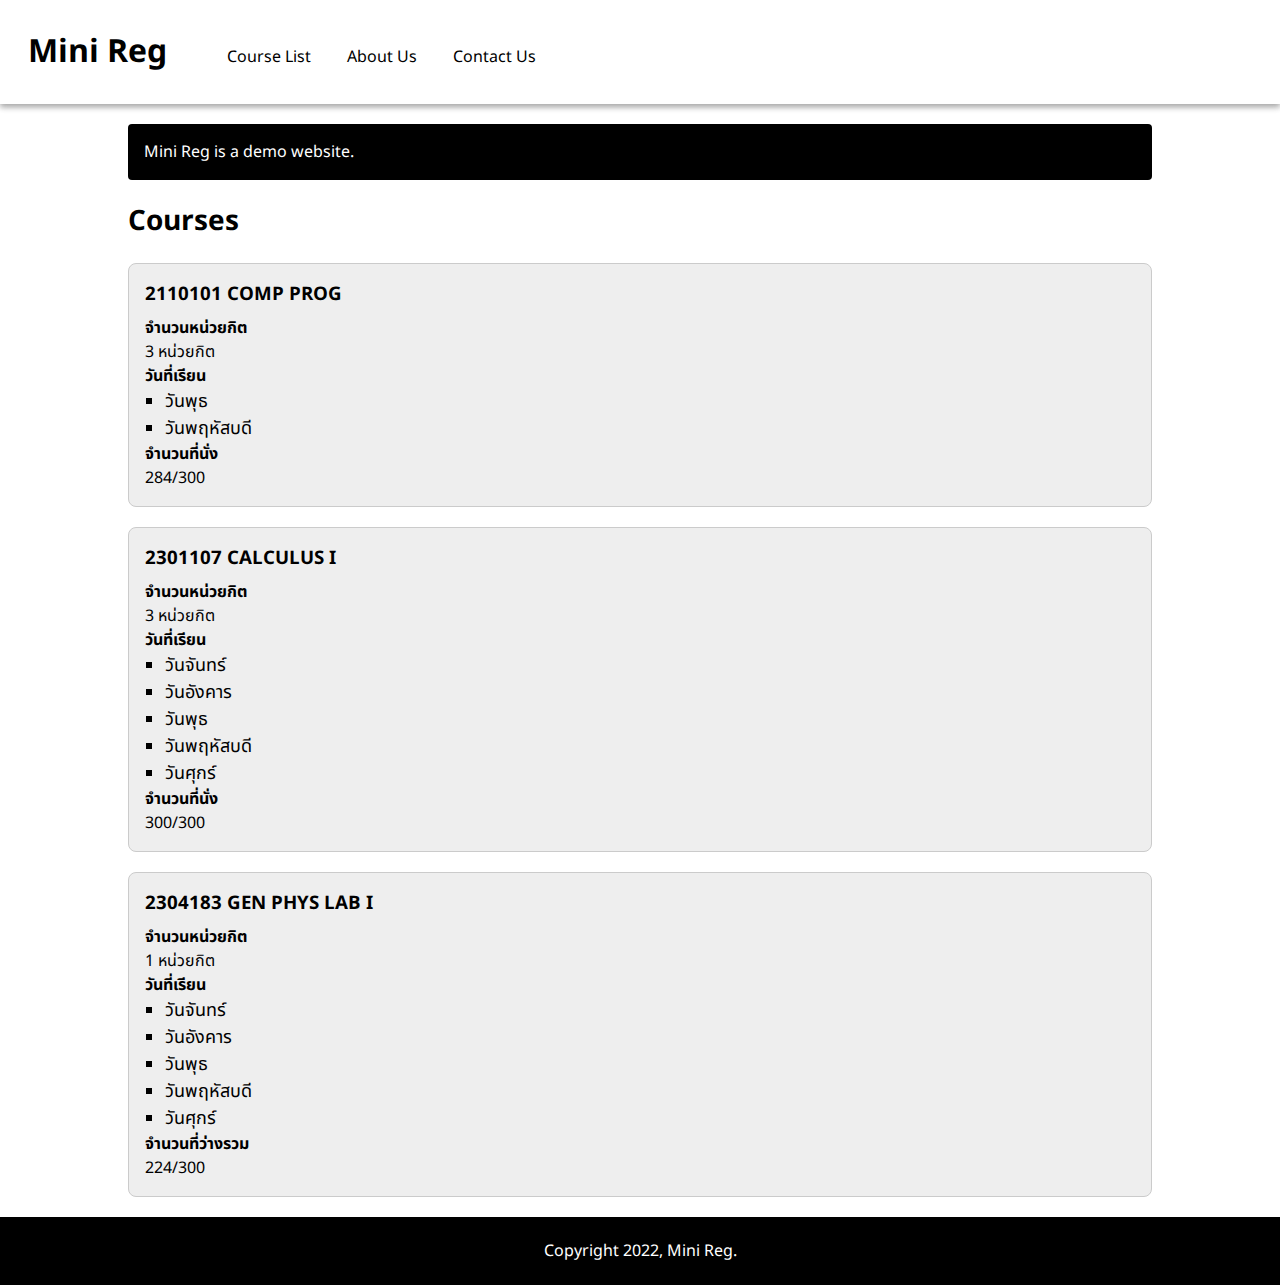
<file: Exercise 2 Mini Reg/index.html>
<!DOCTYPE html>
<html lang="en">
<head>
    <meta charset="UTF-8">
    <meta name="viewport" content="width=device-width, initial-scale=1.0">
    <title>Mini Reg</title>
    <link rel="stylesheet" href="style.css">
    <link rel="preconnect" href="https://fonts.googleapis.com">
<link rel="preconnect" href="https://fonts.gstatic.com" crossorigin>
<link href="https://fonts.googleapis.com/css2?family=Bai+Jamjuree:ital,wght@0,200;0,300;0,400;0,500;0,600;0,700;1,200;1,300;1,400;1,500;1,600;1,700&family=Noto+Sans+Thai:wght@100..900&display=swap" rel="stylesheet">
</head>
<body>
    <header class="menu-bar">
        <h1 class="headerone">Mini Reg</h1>
        <nav class="navbar">
            <a href="#">Course List</a>
            <a href="#">About Us</a>
            <a href="#">Contact Us</a>
        </nav>
    </header>
    <main>
        <p class="caption">Mini Reg is a demo website.</p>
        <h2 class="title-courses">
            Courses
        </h2>
        <section class="section-courses">
            <div class="course-name">
            <h3>
                2110101 COMP PROG
            </h3>
            </div>
            <div>
            <h4>
                จำนวนหน่วยกิต
            </h4>
            <p>
                3 หน่วยกิต
            </p>
            <h4>
                วันที่เรียน
            </h4>
                <ul>
                    <li>วันพุธ</li>
                    <li>วันพฤหัสบดี</li>
                </ul>
            <h4>
                จำนวนที่นั่ง
            </h4>
            <p>
                284/300
            </p>
            </div>
        </section>
        <section class="section-courses">
            <div class="course-name">
            <h3>
                2301107 CALCULUS I
            </h3>
            </div>
            <div>
            <h4>
                จำนวนหน่วยกิต
            </h4>
            <p>
                3 หน่วยกิต
            </p>
            <h4>
                วันที่เรียน
            </h4>
            <ul>
                <li>วันจันทร์</li>
                <li>วันอังคาร</li>
                <li>วันพุธ</li>
                <li>วันพฤหัสบดี</li>
                <li>วันศุกร์</li>
            </ul>
            <h4>
                จำนวนที่นั่ง
            </h4>
            <p>
                300/300
            </p>
            </div>
        </section>
        <section class="section-courses">
            <div class="course-name">
            <h3>
                2304183 GEN PHYS LAB I
            </h3>
            </div>
            <div>
            <h4>
                จำนวนหน่วยกิต
            </h4>
            <p>
                1 หน่วยกิต
            </p>
            <h4>
                วันที่เรียน
            </h4>
            <ul>
                <li>วันจันทร์</li>
                <li>วันอังคาร</li>
                <li>วันพุธ</li>
                <li>วันพฤหัสบดี</li>
                <li>วันศุกร์</li>
            </ul>
            <h4>
                จำนวนที่ว่างรวม
            </h4>
            <p>
                224/300
            </p>
            </div>
        </section>
    </main>
    <footer class="footer">
        <p>Copyright 2022, Mini Reg.</p>
    </footer>
</body>
</html>
</file>
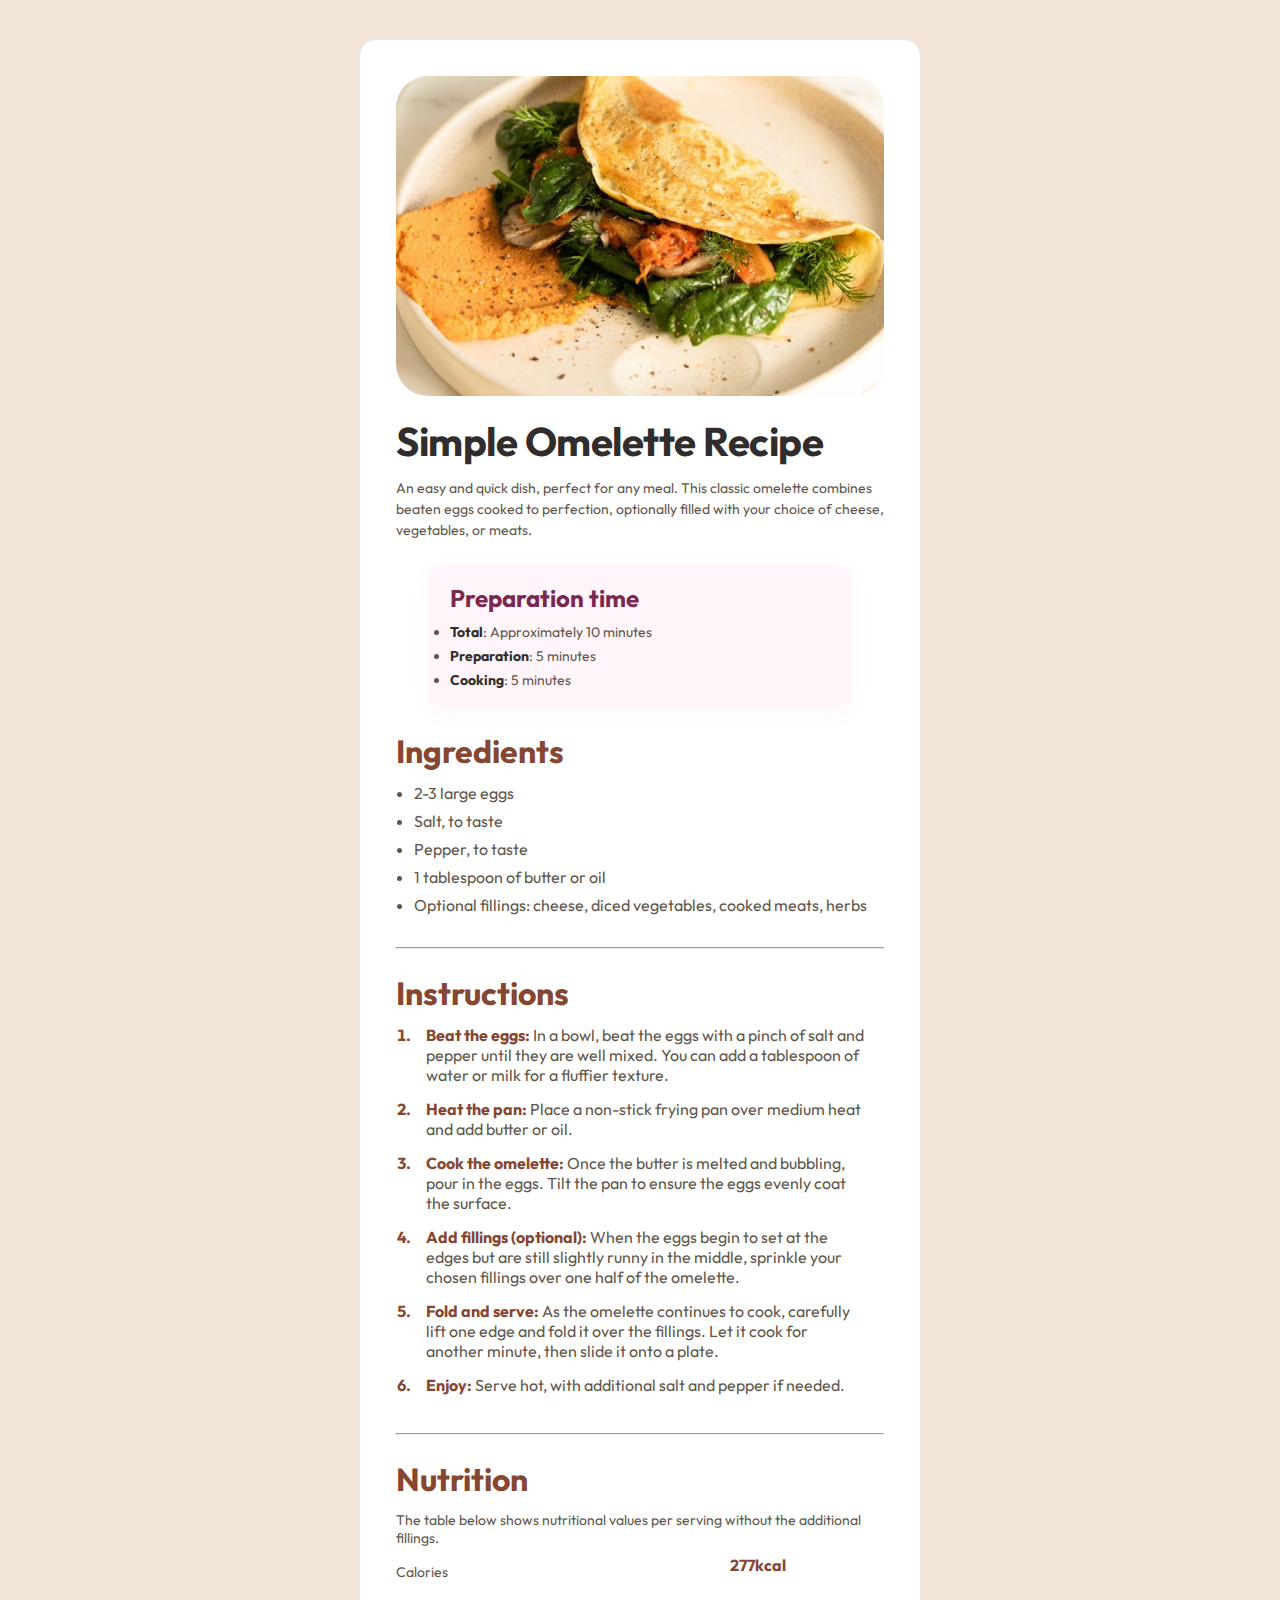
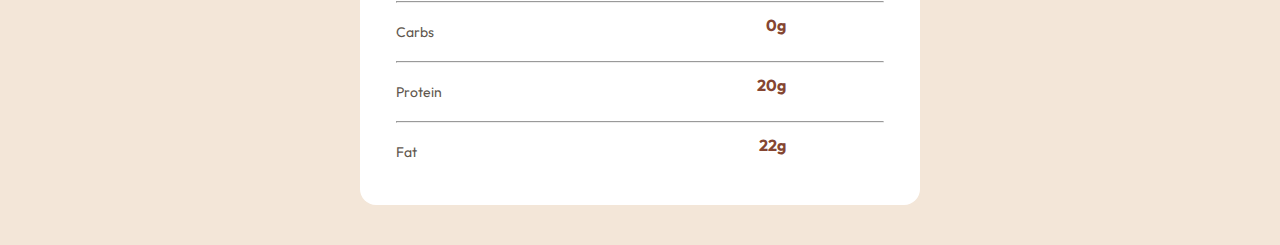
<file: Exercise-8-recipe-page-main/index.html>
<!DOCTYPE html>
<html lang="en">
    <head>
        <meta charset="UTF-8" />
        <meta name="viewport" content="width=device-width, initial-scale=1.0" />
        <!-- displays site properly based on user's device -->

        <link
            rel="icon"
            type="image/png"
            sizes="32x32"
            href="./assets/images/favicon-32x32.png"
        />
        <link rel="stylesheet" href="style.css" />
        <title>Frontend Mentor | Recipe page</title>

        <!-- Feel free to remove these styles or customise in your own stylesheet 👍 -->
        <link rel="preconnect" href="https://fonts.googleapis.com" />
        <link rel="preconnect" href="https://fonts.gstatic.com" crossorigin />
        <link rel="preconnect" href="https://fonts.googleapis.com" />
        <link rel="preconnect" href="https://fonts.gstatic.com" crossorigin />
        <link
            href="https://fonts.googleapis.com/css2?family=Young+Serif&display=swap"
            rel="stylesheet"
        />
        <link rel="preconnect" href="https://fonts.googleapis.com" />
        <link rel="preconnect" href="https://fonts.gstatic.com" crossorigin />
        <link
            href="https://fonts.googleapis.com/css2?family=Outfit:wght@100..900&display=swap"
            rel="stylesheet"
        />
    </head>
    <body>
        <main>
            <section class="container">
                <div class="Picture">
                    <img
                        src="./assets/images/image-omelette.jpeg"
                        alt="Omelette"
                    />
                </div>
                <div class="Menu">
                    <h1>Simple Omelette Recipe</h1>
                    <p>
                        An easy and quick dish, perfect for any meal. This
                        classic omelette combines beaten eggs cooked to
                        perfection, optionally filled with your choice of
                        cheese, vegetables, or meats.
                    </p>
                </div>
                <div class="Time">
                    <h3>Preparation time</h3>
                    <ul>
                        <li><b>Total</b>: Approximately 10 minutes</li>
                        <li><b>Preparation</b>: 5 minutes</li>
                        <li><b>Cooking</b>: 5 minutes</li>
                    </ul>
                </div>
                <div class="Ingredients">
                    <h2>Ingredients</h2>
                    <ul>
                        <li>2-3 large eggs</li>
                        <li>Salt, to taste</li>
                        <li>Pepper, to taste</li>
                        <li>1 tablespoon of butter or oil</li>
                        <li>
                            Optional fillings: cheese, diced vegetables, cooked
                            meats, herbs
                        </li>
                    </ul>
                </div>
                <hr />
                <div class="Instructions">
                    <h2>Instructions</h2>
                    <ol>
                        <li>
                            Beat the eggs:
                            <p>
                                In a bowl, beat the eggs with a pinch of salt
                                and pepper until they are well mixed. You can
                                add a tablespoon of water or milk for a fluffier
                                texture.
                            </p>
                        </li>
                        <li>
                            Heat the pan:
                            <p>
                                Place a non-stick frying pan over medium heat
                                and add butter or oil.
                            </p>
                        </li>
                        <li>
                            Cook the omelette:
                            <p>
                                Once the butter is melted and bubbling, pour in
                                the eggs. Tilt the pan to ensure the eggs evenly
                                coat the surface.
                            </p>
                        </li>
                        <li>
                            Add fillings (optional):
                            <p>
                                When the eggs begin to set at the edges but are
                                still slightly runny in the middle, sprinkle
                                your chosen fillings over one half of the
                                omelette.
                            </p>
                        </li>
                        <li>
                            Fold and serve:
                            <p>
                                As the omelette continues to cook, carefully
                                lift one edge and fold it over the fillings. Let
                                it cook for another minute, then slide it onto a
                                plate.
                            </p>
                        </li>
                        <li>
                            Enjoy:
                            <p>
                                Serve hot, with additional salt and pepper if
                                needed.
                            </p>
                        </li>
                    </ol>
                </div>
                <hr />
                <div class="Nutrition">
                    <h2>Nutrition</h2>
                    <p>
                        The table below shows nutritional values per serving
                        without the additional fillings.
                    </p>
                    <div class="Nutrition-table">
                        <span class="Calories">
                            <p>Calories</p>
                            <b>277kcal</b>
                        </span>
                        <hr>
                        <span class="Calories">
                            <p>Carbs</p>
                            <b>0g</b>
                        </span>
                        <hr>
                        <span class="Calories">
                            <p>Protein</p>
                            <b>20g</b>
                        </span>
                        <hr>
                        <span class="Calories">
                            <p>Fat</p>
                            <b>22g</b>
                        </span>
                    </div>
                </div>
            </section>
        </main>
    </body>
</html>
</file>
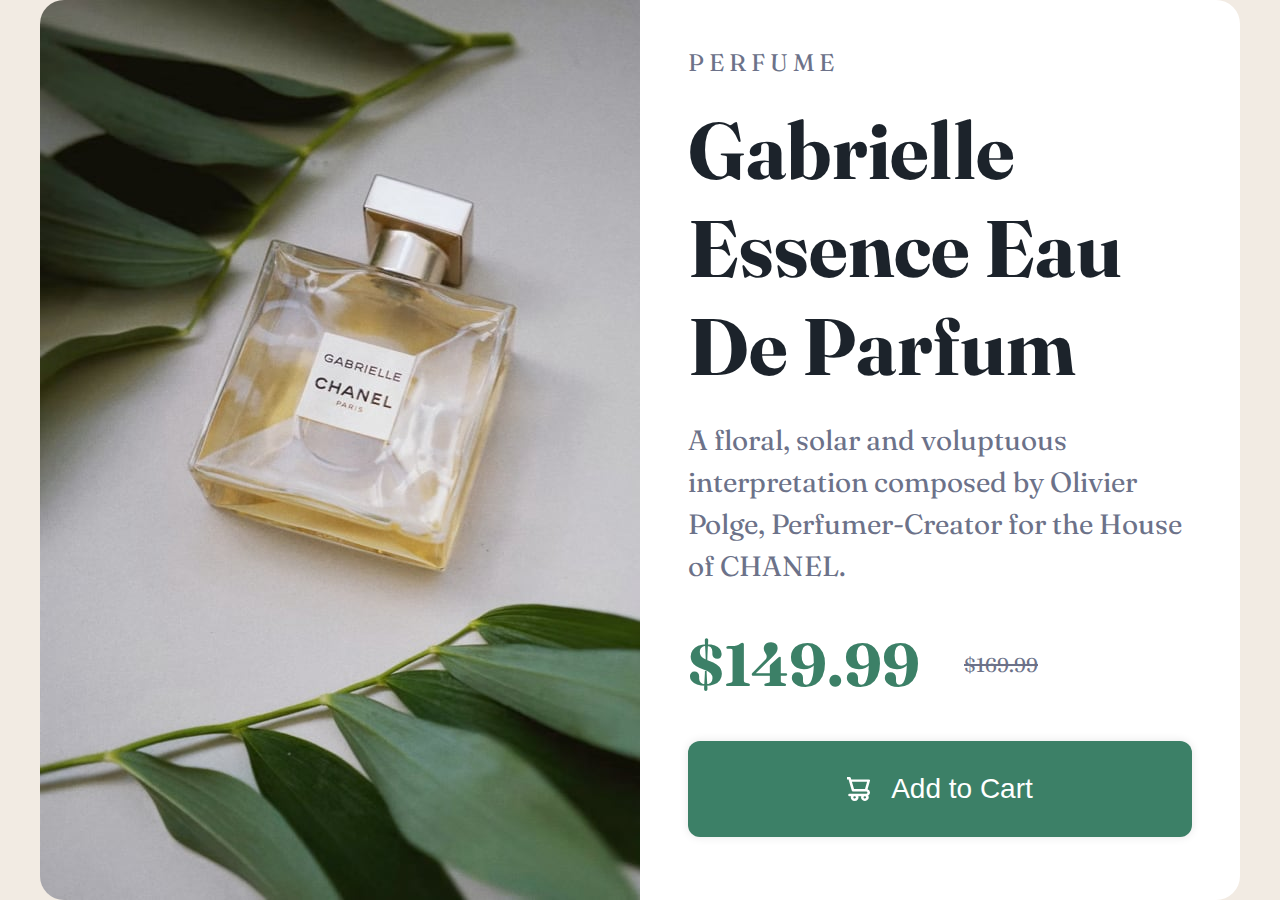
<file: Exercise-9-product-preview-responsive-main/index.html>
<!DOCTYPE html>
<html lang="en">
    <head>
        <meta charset="UTF-8" />
        <meta name="viewport" content="width=device-width, initial-scale=1.0" />
        <!-- displays site properly based on user's device -->

        <link
            rel="icon"
            type="image/png"
            sizes="32x32"
            href="./images/favicon-32x32.png"
        />
        <link rel="stylesheet" href="style.css" />

        <title>Frontend Mentor | Product preview card component</title>
        <link rel="preconnect" href="https://fonts.googleapis.com" />
        <link rel="preconnect" href="https://fonts.gstatic.com" crossorigin />
        <link
            href="https://fonts.googleapis.com/css2?family=Fraunces:ital,opsz,wght@0,9..144,100..900;1,9..144,100..900&display=swap"
            rel="stylesheet"
        />
    </head>
    <body>
        <main class="container">
            <figure class="card">
                <div class="image">
                    <img
                        src="./images/image-product-desktop.jpg"
                        alt="Gabrielle Essence Eau De Parfum"
                    />
                </div>
                <div class="content">
                    <h2>P E R F U M E</h2>
                    <h1>Gabrielle Essence Eau De Parfum</h1>
                    <p class="description">
                        A floral, solar and voluptuous interpretation composed
                        by Olivier Polge, Perfumer-Creator for the House of
                        CHANEL.
                    </p>
                    <div class="purchase">
                        <p class="price">$149.99</p>
                        <p class="after-price">$169.99</p>
                    </div>

                    <button class="cart">
                        <img src="./images/icon-cart.svg" alt="" />Add to Cart
                    </button>
                </div>
            </figure>
        </main>
    </body>
</html>
</file>
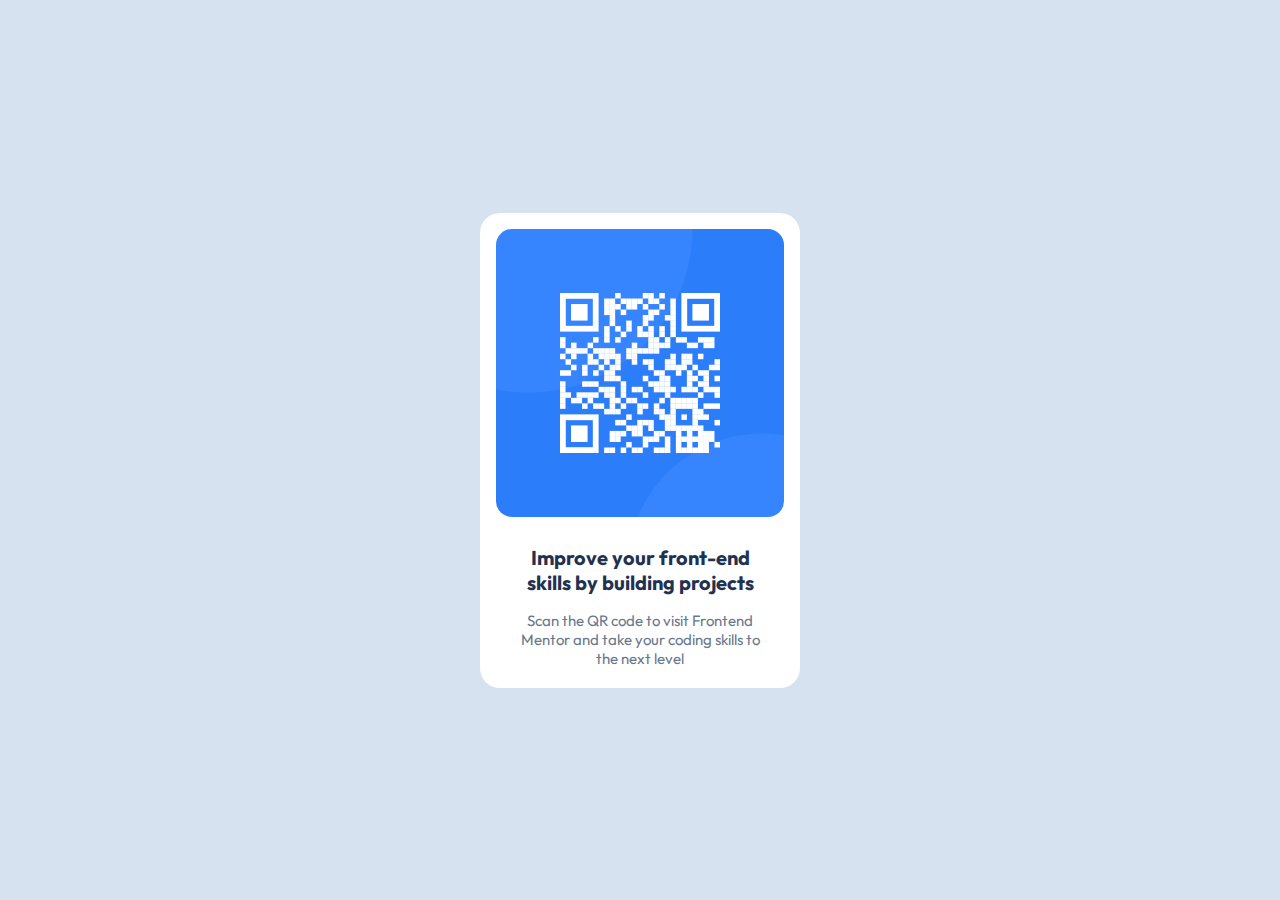
<file: Exercise 4 Qrcode/qr-code-component-main/index.html>
<!DOCTYPE html>
<html lang="en">
    <head>
        <meta charset="UTF-8" />
        <meta name="viewport" content="width=device-width, initial-scale=1.0" />
        <!-- displays site properly based on user's device -->
        <link rel="stylesheet" href="style.css" />
        <link
            rel="icon"
            type="image/png"
            sizes="32x32"
            href="./images/favicon-32x32.png"
        />
        <link rel="preconnect" href="https://fonts.googleapis.com" />
        <link rel="preconnect" href="https://fonts.gstatic.com" crossorigin />
        <link
            href="https://fonts.googleapis.com/css2?family=Bitcount+Prop+Single+Ink:wght@100..900&family=Outfit:wght@100..900&display=swap"
            rel="stylesheet"
        />
        <title>Frontend Mentor | QR code component</title>

        <!-- Feel free to remove these styles or customise in your own stylesheet 👍 -->
        <style>
            .attribution {
                font-size: 11px;
                text-align: center;
            }
            .attribution a {
                color: hsl(228, 45%, 44%);
            }
        </style>
    </head>
    <body>
        <main>
            <section class="container">
                <div class="card">
                    <div class="image">
                        <img
                            src="images/image-qr-code.png"
                            alt="image-qr-code"
                            class="Qrcode"
                        />
                    </div>
                    <div class="text">
                        <p class="captioncard">Improve your front-end skills by building projects</p>
                        <p class="titlecard">
                            Scan the QR code to visit Frontend Mentor and take
                            your coding skills to the next level
                        </p>
                    </div>
                </div>
            </section>
        </main>
    </body>
</html>
</file>
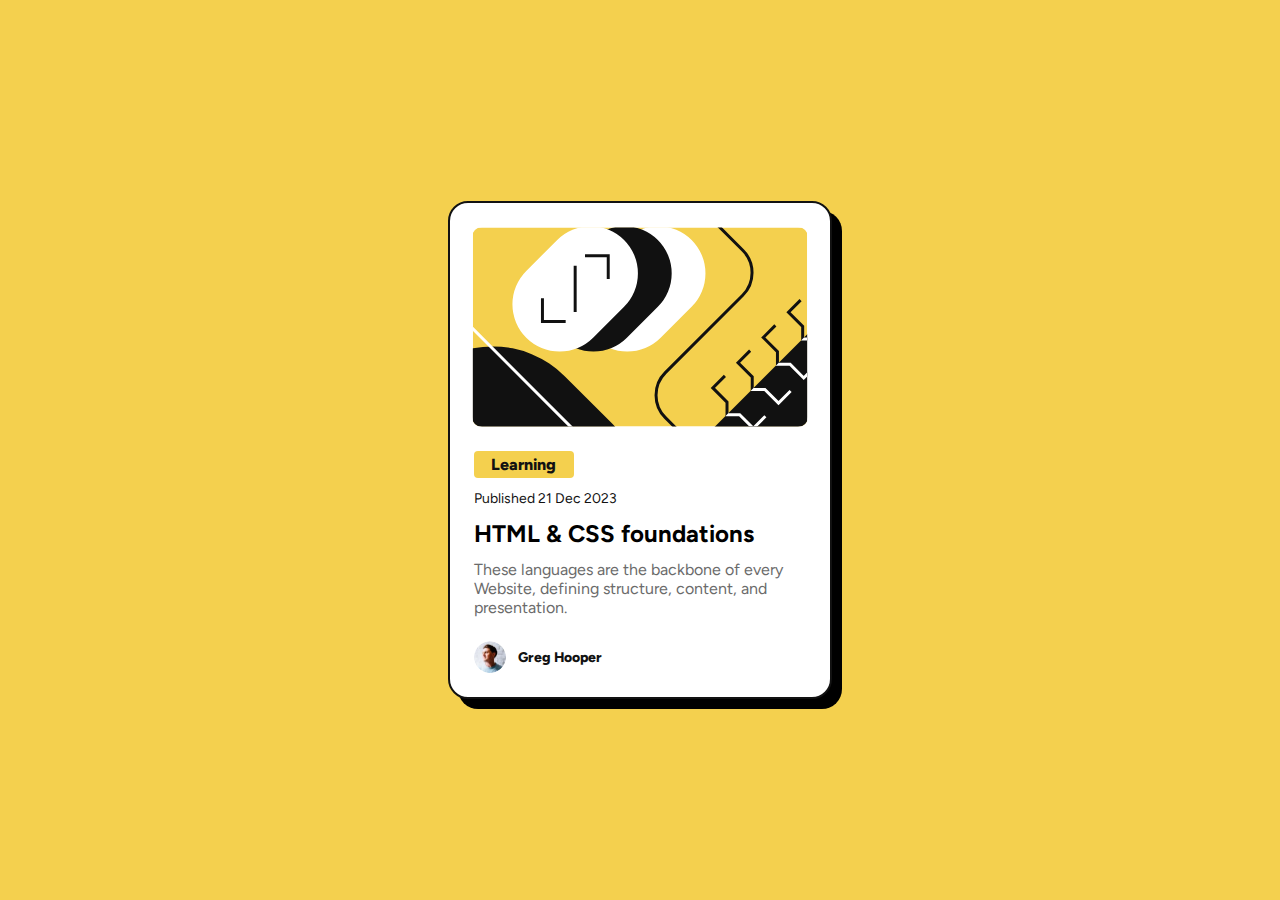
<file: Exercise-5-Blog-Preveiw-card/blog-preview-card-main/index.html>
<!DOCTYPE html>
<html lang="en">
    <head>
        <meta charset="UTF-8" />
        <meta name="viewport" content="width=device-width, initial-scale=1.0" />
        <!-- displays site properly based on user's device -->
        <link rel="stylesheet" href="style.css" />
        <link
            rel="icon"
            type="image/png"
            sizes="32x32"
            href="./assets/images/favicon-32x32.png"
        />
        <link rel="preconnect" href="https://fonts.googleapis.com" />
        <link rel="preconnect" href="https://fonts.gstatic.com" crossorigin />
        <link
            href="https://fonts.googleapis.com/css2?family=Bitcount+Prop+Single+Ink:wght@100..900&family=Figtree:ital,wght@0,300..900;1,300..900&family=Outfit:wght@100..900&family=Roboto:ital,wght@0,100..900;1,100..900&family=Space+Mono:ital,wght@0,400;0,700;1,400;1,700&display=swap"
            rel="stylesheet"
        />

        <title>Frontend Mentor | Blog preview card</title>
        <link rel="preconnect" href="https://fonts.googleapis.com" />
        <link rel="preconnect" href="https://fonts.gstatic.com" crossorigin />
        <link
            href="https://fonts.googleapis.com/css2?family=Bitcount+Prop+Single+Ink:wght@100..900&family=Figtree:ital,wght@0,300..900;1,300..900&family=Outfit:wght@100..900&family=Roboto:ital,wght@0,100..900;1,100..900&family=Space+Mono:ital,wght@0,400;0,700;1,400;1,700&display=swap"
            rel="stylesheet"
        />
    </head>
    <body>
        <main>
            <section class="container">
                <div class="image-container">
                    <img
                        src=".\assets\images\illustration-article.svg"
                        alt="image"
                        class="logo"
                    />
                </div>
                <div class="text-container">
                    <div class="Category">
                        <p class="body-text">Learning</p>
                    </div>
                    <p class="Normal-text">Published 21 Dec 2023</p>
                    <h1 class="Title">HTML & CSS foundations</h1>
                    <p class="Description">
                        These languages are the backbone of every Website,
                        defining structure, content, and presentation.
                    </p>
                </div>
                <div class="author">
                    <img
                        src=".\assets\images\image-avatar.webp"
                        alt="user"
                        class="user-image"
                    />
                    <p class="author-caption">Greg Hooper</p>
                </div>
            </section>
        </main>
    </body>
</html>
</file>
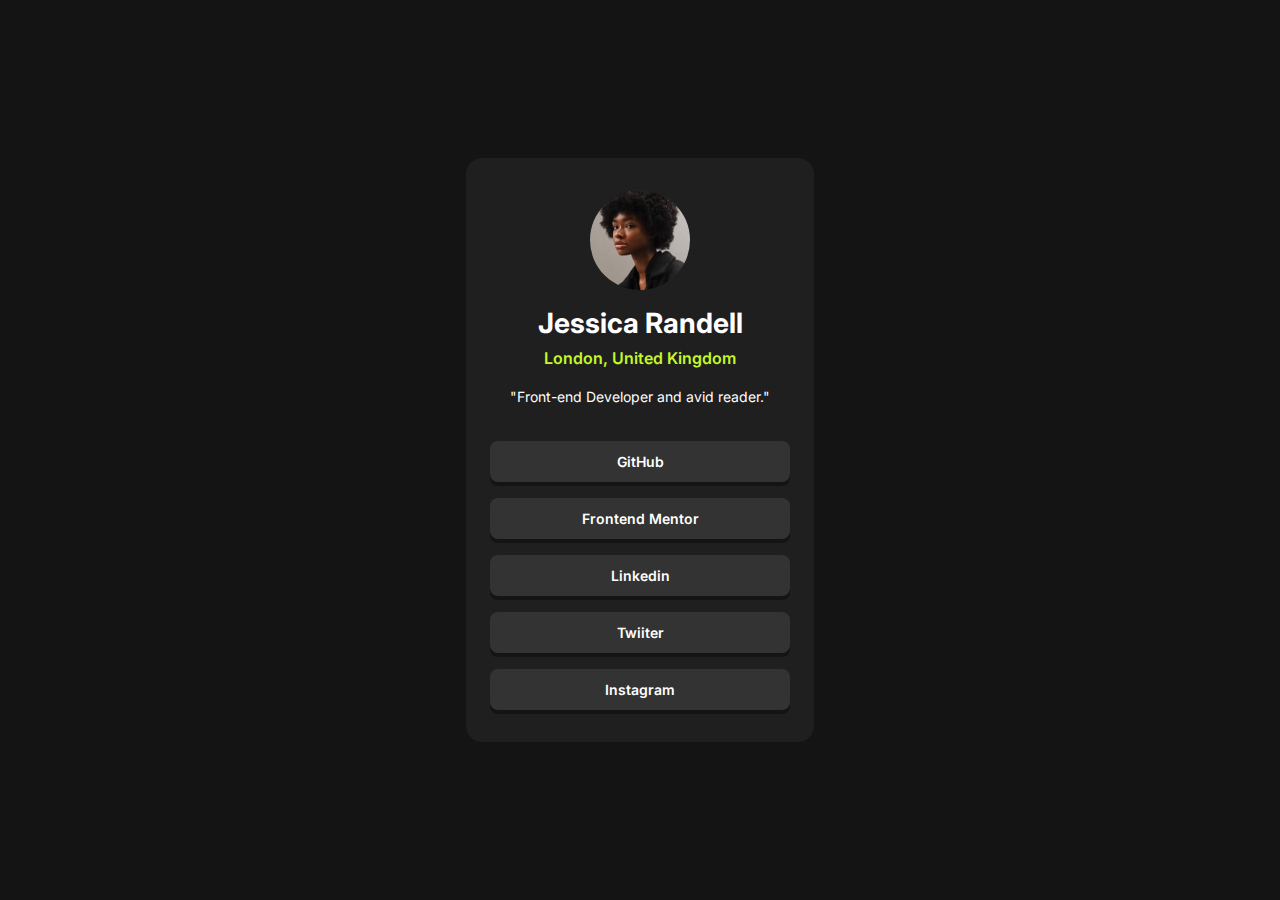
<file: Exercise-7-Social-links-profile/social-links-profile-main/index.html>
<!DOCTYPE html>
<html lang="en">
    <head>
        <meta charset="UTF-8" />
        <meta name="viewport" content="width=device-width, initial-scale=1.0" />
        <!-- displays site properly based on user's device -->

        <link
            rel="icon"
            type="image/png"
            sizes="32x32"
            href="./assets/images/favicon-32x32.png"
        />
        <link rel="stylesheet" href="style.css" />
        <title>Frontend Mentor | Social links profile</title>

        <!-- Feel free to remove these styles or customise in your own stylesheet 👍 -->
        <link rel="preconnect" href="https://fonts.googleapis.com" />
        <link rel="preconnect" href="https://fonts.gstatic.com" crossorigin />
        <link
            href="https://fonts.googleapis.com/css2?family=Inter:ital,opsz,wght@0,14..32,100..900;1,14..32,100..900&display=swap"
            rel="stylesheet"
        />
    </head>
    <body>
        <main>
            <section class="container">
                <div class="profile">
                    <img
                        src=".\assets\images\avatar-jessica.jpeg"
                        alt="avatar  "
                        class="profile-image"
                    />
                </div>
                <div class="profile-text">
                    <h1>Jessica Randell</h1>
                    <p class="address">London, United Kingdom</p>
                    <p class="avid-reader">
                        "Front-end Developer and avid reader."
                    </p>
                </div>
                <div class="Link">
                    <a href="#" class="Link-button">GitHub</a>
                    <a href="#" class="Link-button">Frontend Mentor</a>
                    <a href="#" class="Link-button">Linkedin</a>
                    <a href="#" class="Link-button">Twiiter</a>
                    <a href="#" class="Link-button">Instagram</a>
                </div>
            </section>
        </main>
    </body>
</html>
</file>
<file: Exercise 2 Mini Reg/style.css>
* {
    margin: 0;
    padding: 0;
    box-sizing: border-box;
    font-family: 'Noto Sans Thai', sans-serif;
}
body{
    overflow-x: hidden;
}
main {
    margin: 20px auto;
    width: 80%;
}
.menu-bar {
    background-color: white;
    box-shadow: rgba(0, 0, 0, 0.16) 0px 3px 6px, rgba(0, 0, 0, 0.23) 0px 3px 6px;
    padding: 8px;
}
.headerone {
    display: inline-block;
    margin: 20px;
}
.navbar {
    display: inline-block;
    padding: 20px;
}
.navbar a {
    padding: 0px 16px;
    color: black;
    text-decoration: none;
}

.caption {
    font-size: 16px;
    border: 4px rgba(0, 0, 0, 0.575);
    border-radius: 4px;
    padding: 16px;
    background-color: rgb(0, 0, 0);
    color: white;
}
.section-courses {
    border: 0.5px solid rgb(203, 203, 203);
    background-color: rgba(236, 236, 236, 0.897);
    border-radius: 8px;
    padding: 16px;
    margin-top: 20px;
}
.section-courses ul li {
    list-style-type: square;
    margin-left: 20px;
    font-size: 18px;
}
.title-courses {
    margin-top: 20px;
    font-size: 28px;
    font-weight: bold;
}
.course-name {
    padding-bottom: 8px;
}
.footer {
    display: flex;
    border: 2px solid black;
    padding: 20px;
    background-color: rgb(0, 0, 0);
    color: white;
}
.footer p {
    margin: auto;
}
@media screen and (max-width: 767px) {
    .navbar {
        font-size: 12px;
    }
    
}
</file>
<file: Exercise-8-recipe-page-main/style.css>
:root {
    --white: hsl(0, 0%, 100%);
    --Stone100: hsl(30, 54%, 90%);
    --Stone150: hsl(30, 18%, 87%);
    --Stone600: hsl(30, 10%, 34%);
    --Stone900: hsl(24, 5%, 18%);

    --Brown800: hsl(14, 45%, 36%);

    --Rose800: hsl(332, 51%, 32%);
    --Rose50: hsl(330, 100%, 98%);
}

* {
    margin: 0;
    padding: 0;
    box-sizing: border-box;
    font-family: 'Outfit', sans-serif;
}
body {
    font-size: 16px;
    background-color: var(--Stone100);
    color: var(--Stone900);
}
main {
    display: flex;
    justify-content: center;
    align-items: center;
    margin: 0;
    padding: 40px 20px;
    min-height: 100vh;
    width: 100%;
}
.container {
    width: 100%;
    max-width: 560px;
    display: flex;
    flex-direction: column;
    align-items: stretch;
    background-color: var(--white);
    border-radius: 16px;
    padding: 36px;
    gap: 24px;
    box-shadow: var(--card-shadow);
    overflow: hidden;
}

.Picture {
    width: 100%;
    display: block;
}
.Picture img {
    width: 100%;
    height: 320px;
    object-fit: cover;
    display: block;
    border-radius: 32px;
}
.Menu {
    display: flex;
    flex-direction: column;
    gap: 12px;
    color: var(--Stone900);
}
.Menu h1 {
    font-size: 40px;
    line-height: 1.05;
    color: var(--Stone900);
    letter-spacing: -0.5px;
}
.Menu p {
    color: var(--Stone600);
    font-size: 14px;
    line-height: 1.5;
    margin-top: 4px;
}
.Time {
    padding: 18px 22px;
    margin: 0 32px;
    background: var(--Rose50);
    border-radius: 12px;
    box-shadow: 0 6px 20px rgba(180, 120, 140, 0.06);
}
.Time h3 {
    color: var(--Rose800);
    margin-bottom: 10px;
    font-size: 24px;
}
.Time ul {
    padding-left: 0;
    color: var(--Stone600);
    font-size: 14px;
    display: flex;
    flex-direction: column;
    gap: 6px;
}
.Time li b {
    color: var(--Stone900);
}
.Ingredients h2,
.Instructions h2,
.Nutrition h2 {
    color: var(--Brown800);
    font-size: 32px;
    margin-bottom: 12px;
}
.Ingredients ul {
    color: var(--Stone600);
    font-weight: 400;
    margin-left: 18px;
}
.Instructions ol {
    margin-left: 18px;
    font-weight: 700;
    color: var(--Brown800);
}
.Instructions p {
    display: inline;
    font-weight: 400;
    color: var(--Stone600);
}
.Ingredients li {
    margin-bottom: 8px;
}
.Instructions ol {
    padding-right: 18px;
}
.Instructions li {
    margin-bottom: 14px;
    padding-left: 12px;
}
.Nutrition-table {
    width: 100%;
    gap: 12px;
    display: flex;
    flex-direction: column;
}
.Calories {
    display: flex;
    justify-content: space-between;
    width: 80%  ;
}
.Nutrition p {
    color: var(--Stone600);
    font-size: 14px;
    margin: 8px 0;
}
.Nutrition-table b {
    color: var(--Brown800);
}
@media (max-width: 700px) {
    .container {
        max-width: 520px;
        margin: 0 auto;
    }
    .Picture img {
        height: 240px;
    }
    .Menu {
        padding: 20px;
    }
    .Time {
        margin: 0 20px;
    }
    .Menu h1 {
        font-size: 24px;
    }
    body {
        font-size: 15px;
    }
}
</file>
<file: Exercise-9-product-preview-responsive-main/style.css>
:root {
    --Green-500: hsl(158, 36%, 37%);
    --Green-700: hsl(158, 42%, 18%);

    --Black: hsl(212, 21%, 14%);
    --Grey: hsl(228, 12%, 48%);
    --Cream: hsl(30, 38%, 92%);
    --White: hsl(0, 0%, 100%);
}
* {
    margin: 0;
    padding: 0;
    box-sizing: border-box;
}
body {
    background-color:var(--Cream);
    height: 100svh;
    align-items: center;
    display: flex;
    justify-content: center;
    font-family: 'Fraunces', serif;
}
.container {
    background-color: var(--Cream);
}
.card {
    display: flex;
    border-radius: 24px;
    width: 1200px;
    height: auto;
    background-color: var(--White);
}
.image {
    max-width: 600px;
    height: auto;
    display: flex;
    align-items: center;
    justify-content: center;
    background-color: var(--Cream);
}
.image img {
    height: 100%;
    margin: auto;
    object-fit: cover;
    border-radius: 24px 0 0 24px;
}
.content {
    padding: 48px;
    gap: 24px;
    display: flex;
    flex-direction: column;
}
.content h2 {
    color: var(--Grey);
    font-weight: 400;
}
.content h1 {
    font-size: 80px;
    color: var(--Black);
}
.content .description {
    color: var(--Grey);
    line-height: 1.5;
    font-size: 28px;
}
.purchase {
    display: flex;
    align-items: center;
    gap: 24px;
    margin: 16px 0;
}
.price {
    font-size: 60px;
    color: var(--Green-500);
    font-weight: 700;
}
.after-price {
    text-decoration: line-through;
    color: var(--Grey);
    font-weight: 400;
    font-size: 20px;
    display: flex;
    margin-left: 20px;
}
.cart img {
    margin-right: 20px;
    max-height: 24px;
    width: 24px;
}
.cart {
    background-color: var(--Green-500);
    color: var(--White);
    border: none;
    padding: 32px 60px;
    border-radius: 12px;
    font-size: 28px;
    cursor: pointer;
    display: flex;
    box-shadow: 0 0 10px rgba(0, 0, 0, 0.1);
    justify-content: center;
    align-items: center;
}
.cart:hover {
    background-color: var(--Green-700);
    transition: all 0.4s ease-in-out;
}
.cart:focus {
    background-color: var(--Green-700);
    transition: all 0.4s ease-in-out;
}
@media screen and (max-width: 1150px) {
    main{
        padding: 24px 24px;
    }
    .card {
        flex-direction: column;
        margin: 0 auto;
        height: auto;
        max-width: 600px;
    }
    .image img {
        height: 600px;
        width: 100%;
        object-fit: cover;
        border-radius: 24px 24px 0 0;
    }
    .content h1 {
        font-size: 40px;
    }
    .content .description {
        font-size: 20px;
    }
    .price {
        font-size: 40px;
    }
    .after-price {
        font-size: 20px;
        margin-left: 10px;
    }
    .cart {
        padding: 20px 40px;
        font-size: 20px;
    }
}
@media screen and (max-width: 500px) {
    .card {
        max-width: 350px;
    }
    .image img {
        height: 350px;
        width: 100%;
        object-fit: cover;
        border-radius: 24px 24px 0 0;
    }
    .content h2 {
        font-size: 16px;
}
    .content {
        padding: 24px;
        gap: 12px;
    }
    .content h1 {
        font-size: 32px;
    }
    .content .description {
        font-size: 16px;
    }
    .price {
        font-size: 32px;
    }
    .after-price {
        font-size: 14px;
        margin-left: 8px;
    }
    .cart {
        padding: 16px 32px;
        font-size: 16px;
    }
}
</file>
<file: Exercise 4 Qrcode/qr-code-component-main/style.css>
:root {
    --Slate-300: hsl(212, 45%, 89%);
    --Slate-500: hsl(216, 15%, 48%);
    --Slate-900: hsl(218, 44%, 22%);
}
* {
    margin: 0;
    padding: 0;
    box-sizing: border-box;
    font-family: 'Outfit', sans-serif;
}
body {
    background-color: var(--Slate-300);
    font-size: 15px;
}

.container {
    display: flex;
    justify-content: center;
    align-items: center;
    height: 100dvh;
}
.card {
    display: flex;
    flex-direction: column;
    align-content: center;
    align-items: center;
    gap: 24px;
    padding: 16px;
    background-color: white;
    width: 320px;
    height: 475px;
    border-radius: 20px;
}
.Qrcode {
    width: 288px;
    height: 288px;
    border-radius: 16px;
}
.text {
    display: flex;
    flex-direction: column;
    gap: 16px;
    padding: 0 16px;
    text-align: center;
}

.captioncard {
    font-size: 20px;
    font-weight: 700;
    color: var(--Slate-900);
}
.titlecard {
    font-weight: 400;
    color: var(--Slate-500);
}
@media screen and (max-width: 375px) {
    .container {
        display: flex;
        justify-content: center;
        align-items: center;
        height: 100dvh;
    }
}
</file>
<file: Exercise-5-Blog-Preveiw-card/blog-preview-card-main/style.css>
* {
    margin: 0;
    padding: 0;
    box-sizing: border-box;
    font-family: 'Figtree', sans-serif;
}
:root {
    --Yellow: hsl(47, 88%, 63%);
    --White: hsl(0, 0%, 100%);
    --Gray500: hsl(0, 0%, 42%);
    --Gray950: hsl(0, 0%, 7%);
}
body {
    font-size: 16px;
    background-color: var(--Yellow);
}
main {
    display: flex;
    justify-content: center;
    align-items: center;
    height: 100dvh;
}
.container {
    display: flex;
    justify-content: center;
    align-items: center;
    flex-direction: column;
    gap: 24px;
    border-radius: 20px;
    background-color: var(--White);
    padding: 24px;
    width: 384px;
    height: auto;
    border: 2px solid var(--Gray950);
    box-shadow: 10px 10px;
}
.image-container {
    display: flex;
    align-content: center;
    align-items: center;
}
.logo {
    border-radius: 10px;
    width: 336px;
    height: 200px;
}
.text-container {
    display: flex;
    flex-direction: column;
    text-align: center;
    gap: 12px;
}
.Category {
    background-color: var(--Yellow);
    width: 30%;
    gap: 8px;
    padding: 4px 12px;
    border-radius: 4px;
}
.body-text {
    font-size: 16px;
    font-weight: 800;
    color: var(--Gray950);
}
.Normal-text {
    font-size: 14px;
    color: var(--Gray950);
    text-align: left;
}
.Title {
    text-align: left;
    font-size: 24px;
}
.Description {
    font-size: 16px;
    font-weight: 400;
    text-align: left;
    color: var(--Gray500);
}
.author {
    display: flex;
    align-content: center;
    align-items: center;
    flex-direction: row;
    width: 100%;
    gap: 0.75rem;
}
.user-image {
    width: 32px;
    height: 32px;
    border-radius: 50%;
}
.author-caption {
    font-size: 14px;
    color: var(--Gray950);
    font-weight: 800;
}
.container:hover {
    color: var(--Yellow);
    cursor: pointer;
    box-shadow: 18px 18px 0px 0px var(--Gray950);
    transition: all 0.8s ease-in-out;
}
@media screen and (max-width: 376px) {
    .container {
        width: 90%;
    }
    .logo {
        width: 100%;
        height: auto;
    }
}
</file>
<file: Exercise-7-Social-links-profile/social-links-profile-main/style.css>
:root {
    --Green: hsl(75, 94%, 57%);
    --white: hsl(0, 0%, 100%);
    --Grey700: hsl(0, 0%, 20%);
    --Grey800: hsl(0, 0%, 12%);
    --Grey900: hsl(0, 0%, 8%);
}

* {
    margin: 0;
    padding: 0;
    box-sizing: border-box;
    font-family: 'Inter', sans-serif;
}
body {
    background-color: var(--Grey900);
    font-size: 14px;
}
main {
    height: 100dvh;
    display: flex;
    justify-content: center;
    align-items: center;
}
.container {
    width: auto;
    height: auto;
    display: flex;
    flex-direction: column;
    align-items: center;
    background-color: var(--Grey800);
    border-radius: 16px;
    padding: 32px 24px;
    gap: 16px;
}
.profile {
    display: flex;
    flex-direction: column;
    align-items: center;
}
.profile-image {
    width: 100px;
    height: 100px;
    border-radius: 50%;
}
.profile-text {
    color: var(--white);
    text-align: center;
}
.profile-text h1 {
    font-weight: 700;
}
.address {
    font-size: 16px;
    color: var(--Green);
    font-weight: 600;
    margin-top: 8px;
}
.avid-reader {
    color: var(--white);
    padding: 20px;
}
.Link {
    display: flex;
    flex-direction: column;
    gap: 16px;
    width: 100%;
}
.Link-button {
    display: flex;
    justify-content: center;
    align-items: center;
    padding: 12px 24px;
    border-radius: 8px;
    background-color: var(--Grey700);
    color: var(--white);
    text-decoration: none;
    font-weight: 600;
    box-shadow: 0px 4px 0px 0px var(--Grey900);
}
.Link-button:hover,
.Link-button:focus  {
    cursor: pointer;
    background-color: var(--Green);
    box-shadow: 0px 4px 0px 0px var(--Green);
    transition: all 0.3s ease-in-out;
    color: var(--Grey900);
    box-shadow: 12px 12px 12px 12px var(--Grey900);
}
.Link-button:active{
    cursor: pointer;
    background-color: var(--Grey900);
    box-shadow: 0px 4px 0px 0px var(--Green);
    color: var(--white);
    box-shadow: 12px 12px 12px 12px var(--Grey900);
}
@media screen and (max-width: 375px) {
    main {
        display: flex;
        justify-content: center;
        align-items: center;
    }
}
</file>
